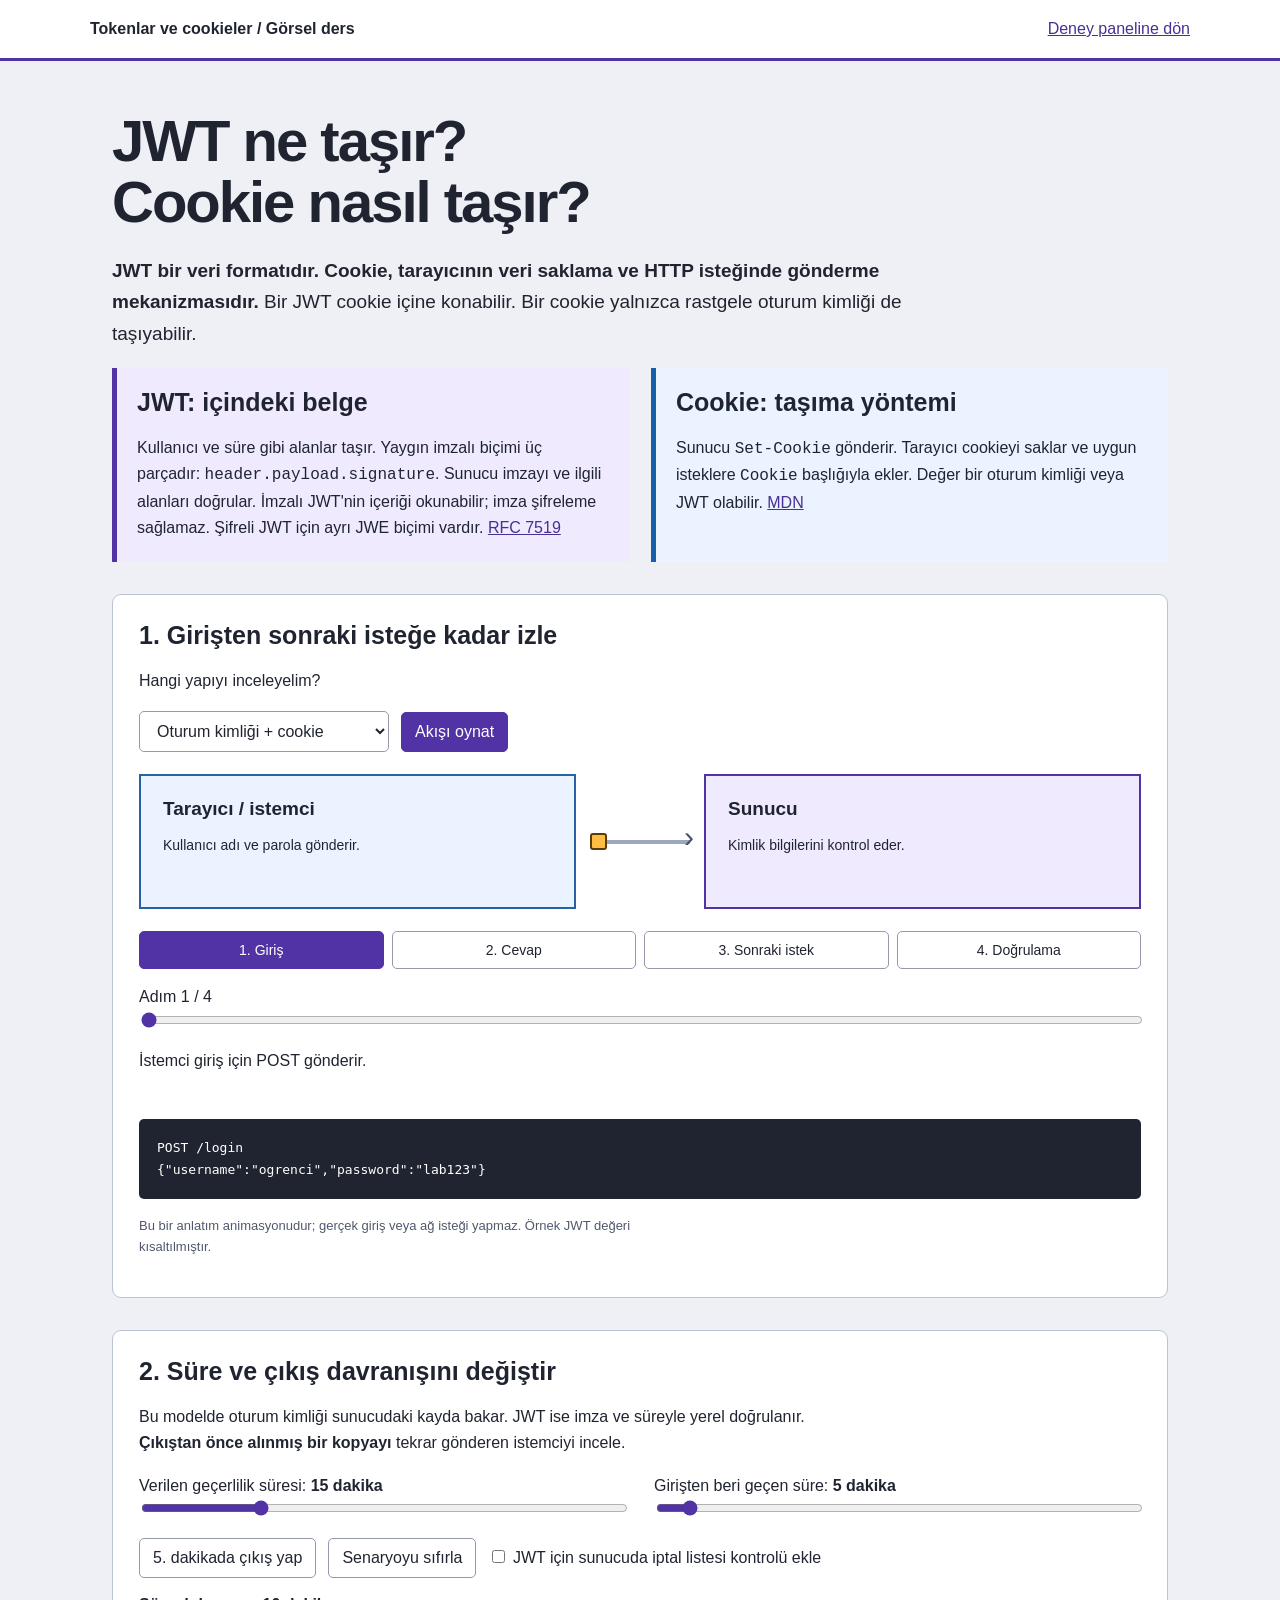
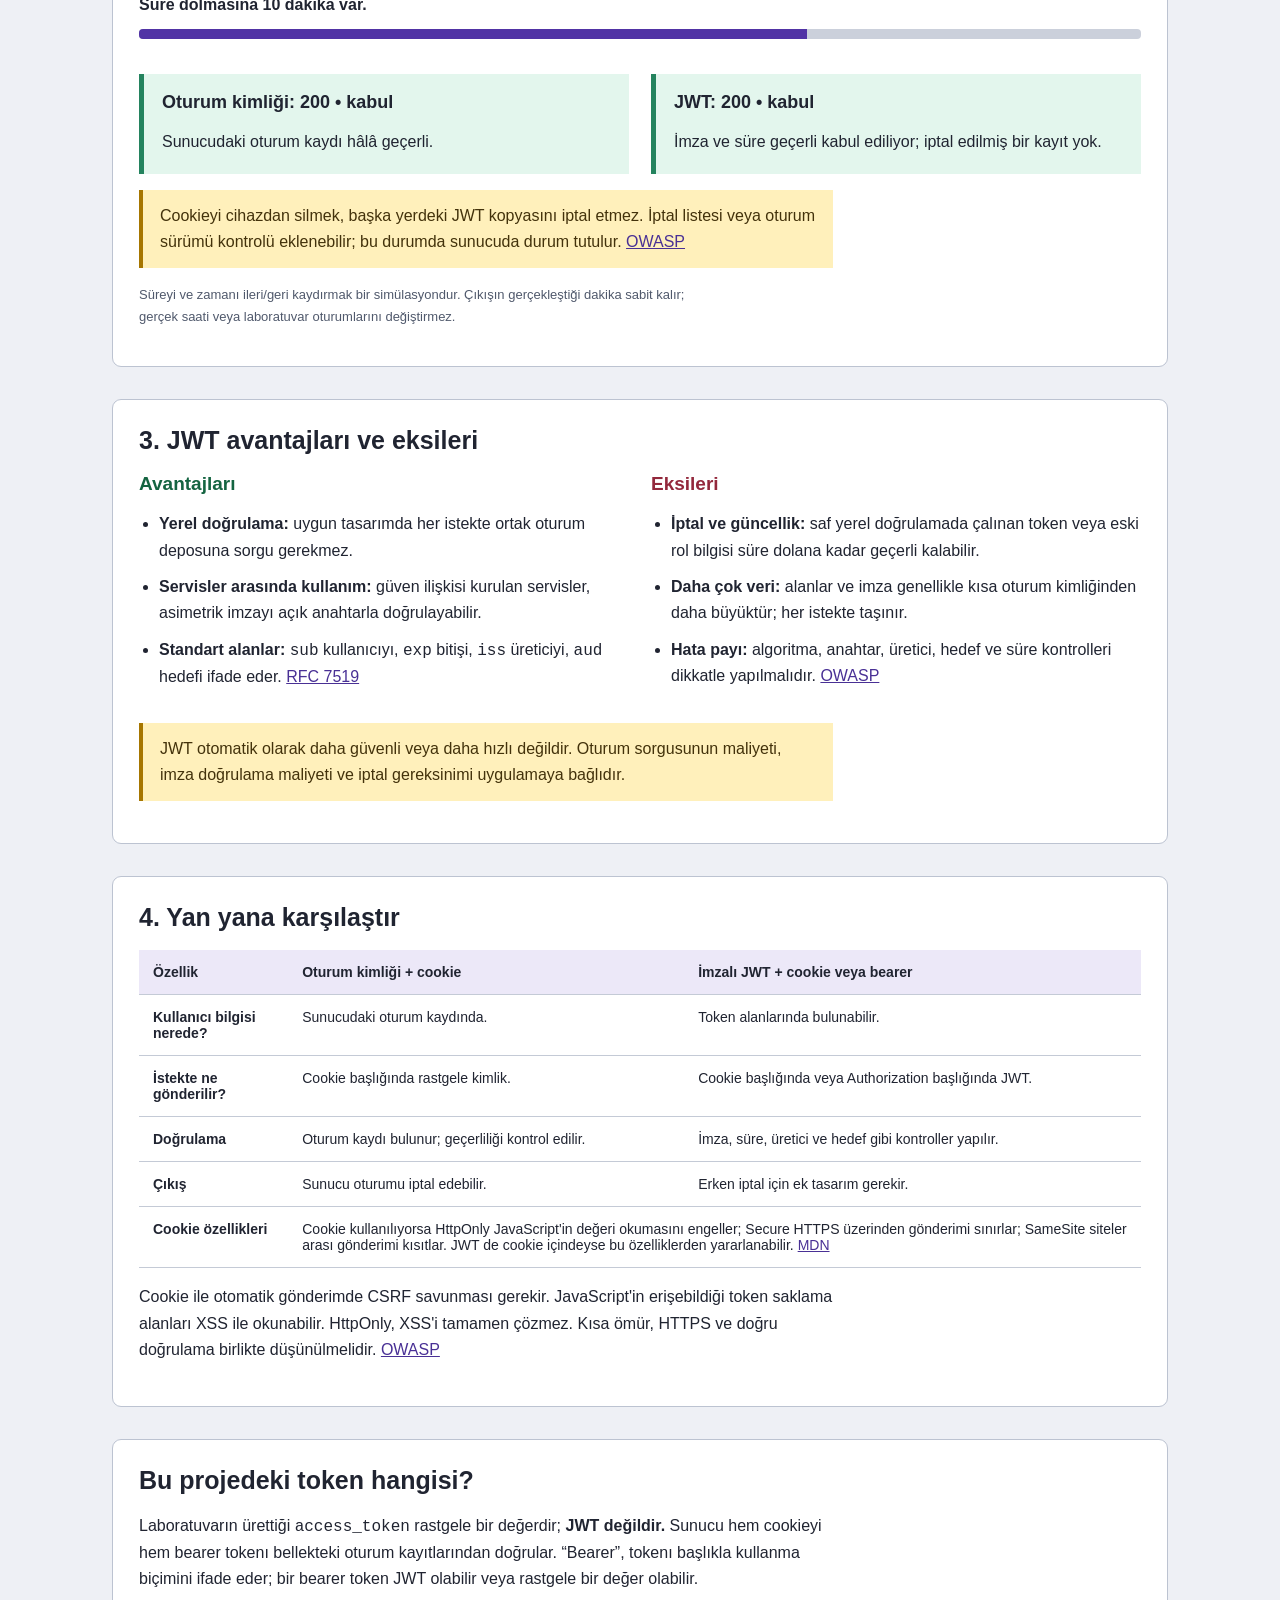
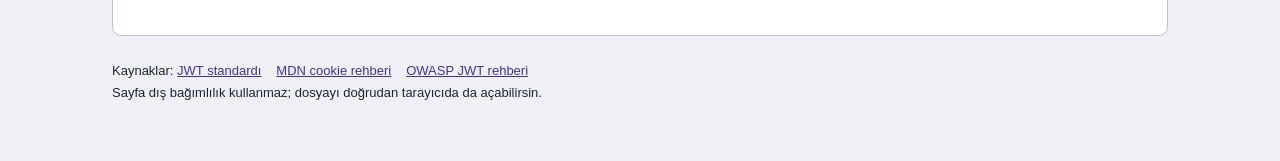
<file: jwt-cookie.html>
<!doctype html>
<html lang="tr">
<head>
<meta charset="utf-8"><meta name="viewport" content="width=device-width, initial-scale=1">
<title>JWT ve cookie • Etkileşimli ders</title>
<style>
:root{font-family:"Trebuchet MS",Verdana,sans-serif;color:#202431;background:#eef0f5;--purple:#5133a5;--blue:#165eaa;--orange:#915600}*{box-sizing:border-box}body{margin:0}header{padding:20px max(22px,calc((100vw - 1100px)/2));background:#fff;border-bottom:3px solid var(--purple);display:flex;justify-content:space-between;align-items:center;gap:20px}a{color:#493095}main{max-width:1100px;padding:35px 22px 60px;margin:auto}h1{font-size:clamp(34px,6vw,58px);letter-spacing:-2px;line-height:1.06;margin:14px 0 22px}h2{font-size:25px;margin:0 0 18px}h3{font-size:19px;margin:0 0 10px}p,li{line-height:1.65}p{max-width:78ch}section{margin-top:32px;padding:26px;background:#fff;border:1px solid #bcc3d1;border-radius:9px}.lead{font-size:19px}.pair{display:grid;grid-template-columns:1fr 1fr;gap:22px}.concept{padding:20px;border-left:5px solid var(--blue);background:#eaf3ff}.concept.jwt{border-color:var(--purple);background:#f0eaff}.concept p{margin-bottom:0}.note{padding:13px 17px;background:#fff0bb;border-left:4px solid #a67600;color:#43320b}.controls{display:flex;gap:12px;align-items:center;flex-wrap:wrap;margin:18px 0}button,select{font:inherit;padding:10px 13px;border:1px solid #9499ab;border-radius:5px;color:#202431;background:white}button{cursor:pointer}button:hover{background:#e9e2ff}button.primary{background:var(--purple);color:white;border-color:var(--purple)}button:disabled{opacity:.6;cursor:default}label{line-height:1.6}input[type=range]{width:100%;accent-color:var(--purple);cursor:pointer}input[type=checkbox]{accent-color:var(--purple)}.flow{display:grid;grid-template-columns:1fr 100px 1fr;gap:14px;align-items:center;margin:22px 0}.node{padding:22px;background:#eaf3ff;border:2px solid #2762a5;min-height:135px}.node.server{background:#f0eaff;border-color:var(--purple)}.node p{font-size:14px;margin-bottom:0}.rail{height:4px;position:relative;background:#9da6bb}.rail:after{content:'›';position:absolute;right:-4px;top:-20px;font-size:30px;color:#485266}.packet{width:17px;height:17px;position:absolute;top:-7px;left:0;background:#ffbd42;border:2px solid #593d08;border-radius:3px}.flow.animate .packet{animation:travel 1.1s ease-in-out}.flow.reverse .packet{animation-direction:reverse}@keyframes travel{from{left:0}to{left:calc(100% - 17px)}}.stepper{display:grid;grid-template-columns:repeat(4,1fr);gap:8px;margin:15px 0}.stepper button{font-size:14px}.stepper .active{background:var(--purple);color:white;border-color:var(--purple)}pre{white-space:pre-wrap;overflow-wrap:anywhere;font:13px/1.7 "DejaVu Sans Mono",Consolas,monospace;background:#202431;color:#fff;padding:18px;border-radius:5px;margin:16px 0}#stepText{min-height:55px}.sliders{display:grid;grid-template-columns:1fr 1fr;gap:28px}.result{padding:18px;margin-top:20px;border-left:5px solid #24835e;background:#e3f6ed}.result.bad{border-color:#b0233d;background:#ffedf0;color:#711b2c}.result strong{font-size:18px}.result p{margin-bottom:0}.bar{height:10px;background:#cbd0db;border-radius:4px;overflow:hidden;margin:15px 0}.bar span{display:block;background:#5133a5;height:100%;width:100%;transition:width .2s}table{border-collapse:collapse;width:100%;font-size:14px}th,td{padding:14px;text-align:left;border-bottom:1px solid #c4cad6;vertical-align:top}th{background:#ece8f8}td:first-child{font-weight:bold}ul{padding-left:20px}li{margin:10px 0}.pros h3{color:#146441}.cons h3{color:#93283c}.table-wrap{overflow:auto}footer{font-size:13px;line-height:1.7;margin-top:24px}footer a{margin-right:15px}:focus-visible{outline:3px solid #b47900;outline-offset:4px}.small{font-size:13px;color:#50596c}code{font-family:Consolas,monospace}#timelineLabel{font-weight:bold;display:block;margin-top:10px}@media(max-width:680px){.pair,.sliders{grid-template-columns:1fr}section{padding:18px}.flow{grid-template-columns:1fr 45px 1fr;gap:8px}.node{padding:12px;min-height:170px}.stepper{grid-template-columns:1fr 1fr}header{align-items:flex-start;font-size:14px}.controls select{width:100%}}@media(prefers-reduced-motion:reduce){.flow.animate .packet{animation:none}.bar span{transition:none}}
</style>
</head>
<body>
<header><strong>Tokenlar ve cookieler / Görsel ders</strong><a href="/">Deney paneline dön</a></header>
<main>
<h1>JWT ne taşır?<br>Cookie nasıl taşır?</h1>
<p class="lead"><strong>JWT bir veri formatıdır. Cookie, tarayıcının veri saklama ve HTTP isteğinde gönderme mekanizmasıdır.</strong> Bir JWT cookie içine konabilir. Bir cookie yalnızca rastgele oturum kimliği de taşıyabilir.</p>
<div class="pair">
<div class="concept jwt"><h2>JWT: içindeki belge</h2><p>Kullanıcı ve süre gibi alanlar taşır. Yaygın imzalı biçimi üç parçadır: <code>header.payload.signature</code>. Sunucu imzayı ve ilgili alanları doğrular. İmzalı JWT'nin içeriği okunabilir; imza şifreleme sağlamaz. Şifreli JWT için ayrı JWE biçimi vardır. <a href="https://www.rfc-editor.org/rfc/rfc7519">RFC 7519</a></p></div>
<div class="concept"><h2>Cookie: taşıma yöntemi</h2><p>Sunucu <code>Set-Cookie</code> gönderir. Tarayıcı cookieyi saklar ve uygun isteklere <code>Cookie</code> başlığıyla ekler. Değer bir oturum kimliği veya JWT olabilir. <a href="https://developer.mozilla.org/en-US/docs/Web/HTTP/Guides/Cookies">MDN</a></p></div>
</div>
<section>
<h2>1. Girişten sonraki isteğe kadar izle</h2>
<label for="architecture">Hangi yapıyı inceleyelim?</label>
<div class="controls"><select id="architecture"><option value="session">Oturum kimliği + cookie</option><option value="jwtCookie">JWT + cookie</option><option value="jwtBearer">JWT + Authorization: Bearer</option></select><button id="play" class="primary">Akışı oynat</button></div>
<div class="flow" id="flow"><div class="node"><h3>Tarayıcı / istemci</h3><p id="clientText"></p></div><div class="rail"><span class="packet"></span></div><div class="node server"><h3>Sunucu</h3><p id="serverText"></p></div></div>
<div class="stepper" id="steps"><button data-step="0">1. Giriş</button><button data-step="1">2. Cevap</button><button data-step="2">3. Sonraki istek</button><button data-step="3">4. Doğrulama</button></div>
<label id="stepLabel" for="stepSlider">Adım 1 / 4</label><input id="stepSlider" type="range" min="0" max="3" value="0" step="1">
<p id="stepText" aria-live="polite"></p><pre id="wire"></pre>
<p class="small">Bu bir anlatım animasyonudur; gerçek giriş veya ağ isteği yapmaz. Örnek JWT değeri kısaltılmıştır.</p>
</section>
<section>
<h2>2. Süre ve çıkış davranışını değiştir</h2>
<p>Bu modelde oturum kimliği sunucudaki kayda bakar. JWT ise imza ve süreyle yerel doğrulanır. <strong>Çıkıştan önce alınmış bir kopyayı</strong> tekrar gönderen istemciyi incele.</p>
<div class="sliders"><div><label for="lifetime">Verilen geçerlilik süresi: <strong id="lifeValue">15 dakika</strong></label><input type="range" id="lifetime" min="1" max="60" value="15"></div><div><label for="elapsed">Girişten beri geçen süre: <strong id="timeValue">5 dakika</strong></label><input type="range" id="elapsed" min="0" max="90" value="5"></div></div>
<div class="controls"><button id="logoutSim">5. dakikada çıkış yap</button><button id="resetSim">Senaryoyu sıfırla</button><label><input id="denylist" type="checkbox"> JWT için sunucuda iptal listesi kontrolü ekle</label></div>
<span id="timelineLabel"></span><div class="bar"><span id="remaining"></span></div>
<div class="pair"><div class="result" id="sessionResult" role="status"></div><div class="result" id="jwtResult" role="status"></div></div>
<p class="note">Cookieyi cihazdan silmek, başka yerdeki JWT kopyasını iptal etmez. İptal listesi veya oturum sürümü kontrolü eklenebilir; bu durumda sunucuda durum tutulur. <a href="https://cheatsheetseries.owasp.org/cheatsheets/JSON_Web_Token_Cheat_Sheet.html">OWASP</a></p>
<p class="small">Süreyi ve zamanı ileri/geri kaydırmak bir simülasyondur. Çıkışın gerçekleştiği dakika sabit kalır; gerçek saati veya laboratuvar oturumlarını değiştirmez.</p>
</section>
<section>
<h2>3. JWT avantajları ve eksileri</h2>
<div class="pair"><div class="pros"><h3>Avantajları</h3><ul><li><strong>Yerel doğrulama:</strong> uygun tasarımda her istekte ortak oturum deposuna sorgu gerekmez.</li><li><strong>Servisler arasında kullanım:</strong> güven ilişkisi kurulan servisler, asimetrik imzayı açık anahtarla doğrulayabilir.</li><li><strong>Standart alanlar:</strong> <code>sub</code> kullanıcıyı, <code>exp</code> bitişi, <code>iss</code> üreticiyi, <code>aud</code> hedefi ifade eder. <a href="https://www.rfc-editor.org/rfc/rfc7519">RFC 7519</a></li></ul></div>
<div class="cons"><h3>Eksileri</h3><ul><li><strong>İptal ve güncellik:</strong> saf yerel doğrulamada çalınan token veya eski rol bilgisi süre dolana kadar geçerli kalabilir.</li><li><strong>Daha çok veri:</strong> alanlar ve imza genellikle kısa oturum kimliğinden daha büyüktür; her istekte taşınır.</li><li><strong>Hata payı:</strong> algoritma, anahtar, üretici, hedef ve süre kontrolleri dikkatle yapılmalıdır. <a href="https://cheatsheetseries.owasp.org/cheatsheets/JSON_Web_Token_Cheat_Sheet.html">OWASP</a></li></ul></div></div>
<p class="note">JWT otomatik olarak daha güvenli veya daha hızlı değildir. Oturum sorgusunun maliyeti, imza doğrulama maliyeti ve iptal gereksinimi uygulamaya bağlıdır.</p>
</section>
<section>
<h2>4. Yan yana karşılaştır</h2><div class="table-wrap"><table><thead><tr><th>Özellik</th><th>Oturum kimliği + cookie</th><th>İmzalı JWT + cookie veya bearer</th></tr></thead><tbody>
<tr><td>Kullanıcı bilgisi nerede?</td><td>Sunucudaki oturum kaydında.</td><td>Token alanlarında bulunabilir.</td></tr>
<tr><td>İstekte ne gönderilir?</td><td>Cookie başlığında rastgele kimlik.</td><td>Cookie başlığında veya Authorization başlığında JWT.</td></tr>
<tr><td>Doğrulama</td><td>Oturum kaydı bulunur; geçerliliği kontrol edilir.</td><td>İmza, süre, üretici ve hedef gibi kontroller yapılır.</td></tr>
<tr><td>Çıkış</td><td>Sunucu oturumu iptal edebilir.</td><td>Erken iptal için ek tasarım gerekir.</td></tr>
<tr><td>Cookie özellikleri</td><td colspan="2">Cookie kullanılıyorsa HttpOnly JavaScript'in değeri okumasını engeller; Secure HTTPS üzerinden gönderimi sınırlar; SameSite siteler arası gönderimi kısıtlar. JWT de cookie içindeyse bu özelliklerden yararlanabilir. <a href="https://developer.mozilla.org/en-US/docs/Web/HTTP/Guides/Cookies">MDN</a></td></tr>
</tbody></table></div>
<p>Cookie ile otomatik gönderimde CSRF savunması gerekir. JavaScript'in erişebildiği token saklama alanları XSS ile okunabilir. HttpOnly, XSS'i tamamen çözmez. Kısa ömür, HTTPS ve doğru doğrulama birlikte düşünülmelidir. <a href="https://cheatsheetseries.owasp.org/cheatsheets/JSON_Web_Token_Cheat_Sheet.html">OWASP</a></p>
</section>
<section><h2>Bu projedeki token hangisi?</h2><p>Laboratuvarın ürettiği <code>access_token</code> rastgele bir değerdir; <strong>JWT değildir.</strong> Sunucu hem cookieyi hem bearer tokenı bellekteki oturum kayıtlarından doğrular. “Bearer”, tokenı başlıkla kullanma biçimini ifade eder; bir bearer token JWT olabilir veya rastgele bir değer olabilir.</p></section>
<footer>Kaynaklar: <a href="https://www.rfc-editor.org/rfc/rfc7519">JWT standardı</a><a href="https://developer.mozilla.org/en-US/docs/Web/HTTP/Guides/Cookies">MDN cookie rehberi</a><a href="https://cheatsheetseries.owasp.org/cheatsheets/JSON_Web_Token_Cheat_Sheet.html">OWASP JWT rehberi</a><br>Sayfa dış bağımlılık kullanmaz; dosyayı doğrudan tarayıcıda da açabilirsin.</footer>
</main>
<script>
const $ = id => document.getElementById(id);
const models = {
 session: [
  ['Kullanıcı adı ve parola gönderir.','Kimlik bilgilerini kontrol eder.','İstemci giriş için POST gönderir.','POST /login\n{"username":"ogrenci","password":"lab123"}'],
  ['Oturum cookie değerini saklar.','Rastgele kimlik üretir; kullanıcıyı oturum deposuna kaydeder.','Sunucu kaydı: s_42 → ogrenci. Cookie yalnızca s_42 kimliğini taşır.','Set-Cookie: session=s_42; HttpOnly; Secure; SameSite=Lax'],
  ['Uygun isteğe cookieyi otomatik ekler.','Cookie içindeki oturum kimliğini alır.','Tarayıcı eşleşen alan adı, yol ve cookie kurallarına göre değeri gönderir.','GET /protected\nCookie: session=s_42'],
  ['Sunucunun cevabını alır.','s_42 kaydını bulur, süre ve iptal durumuna bakar.','Kimliğin kendisi kullanıcı bilgisini içermez. Kayıt yoksa erişim reddedilir.','Oturum deposu: s_42 → {user: "ogrenci", active: true}\nSonuç: HTTP 200']
 ],
 jwtCookie: [
  ['Kullanıcı adı ve parola gönderir.','Kimlik bilgilerini kontrol eder.','Giriş isteği bu yapıda da sunucuya gönderilir.','POST /login\n{"username":"ogrenci","password":"lab123"}'],
  ['JWT değerini cookie olarak saklar.','Alanları oluşturur ve JWT imzasını üretir.','JWT içeriktir; cookie onun saklanma ve gönderilme yoludur.','Set-Cookie: access=eyJ…eyJ…imza; HttpOnly; Secure; SameSite=Lax'],
  ['Uygun isteğe JWT cookieyi otomatik ekler.','Cookie içinden JWT değerini çıkarır.','Bu yapıda tokenı göndermek için JavaScript cookie değerini okumaz.','GET /protected\nCookie: access=eyJ…eyJ…imza'],
  ['Doğrulama sonucunu alır.','İmzayı ve ilgili alanları kontrol eder.','Örnek modelde kullanıcı bilgisi token içindedir. İptal kontrolü eklenmediyse oturum kaydı sorgulanmaz.','JWT alanları: {sub: "ogrenci", exp: "bitiş zamanı"}\nİmza ve ilgili alanlar geçerli → HTTP 200']
 ],
 jwtBearer: [
  ['Kullanıcı adı ve parola gönderir.','Kimlik bilgilerini kontrol eder.','Giriş isteği gönderilir. Bearer kelimesi henüz tokenın biçimini belirlemez.','POST /login\n{"username":"ogrenci","password":"lab123"}'],
  ['Uygulama cevap içindeki tokenı alır.','İmzalı JWT değerini JSON cevabında döndürür.','Bu örnekte token uygulama belleğinde tutulur; sayfa yenilenince kaybolabilir.','HTTP 200\n{"access_token":"eyJ…eyJ…imza", "token_type":"Bearer"}'],
  ['Uygulama tokenı Authorization başlığına ekler.','Bearer başlığından JWT değerini çıkarır.','Tarayıcı bu başlığı cookie gibi otomatik eklemez; uygulama kodu ayarlar.','GET /protected\nAuthorization: Bearer eyJ…eyJ…imza'],
  ['Doğrulama sonucunu alır.','İmzayı ve ilgili alanları kontrol eder.','Taşıma biçimi değişse de JWT doğrulama gereksinimi aynıdır.','İmza + exp + iss + aud kontrolleri\nİlgili kontroller geçerli → HTTP 200']
 ]
};
let step = 0, timer = null, logoutAt = null;
function stop() { clearInterval(timer); timer = null; $('play').textContent = 'Akışı oynat'; }
function renderFlow(animate = true) {
 const data = models[$('architecture').value][step];
 $('clientText').textContent = data[0]; $('serverText').textContent = data[1];
 $('stepText').textContent = data[2]; $('wire').textContent = data[3];
 $('stepSlider').value = step; $('stepLabel').textContent = `Adım ${step + 1} / 4`;
 document.querySelectorAll('[data-step]').forEach(button => {
  button.classList.toggle('active', Number(button.dataset.step) === step);
  button.setAttribute('aria-pressed', String(Number(button.dataset.step) === step));
 });
 $('flow').classList.remove('animate', 'reverse');
 if (animate) { void $('flow').offsetWidth; $('flow').classList.toggle('reverse', step === 1 || step === 3); $('flow').classList.add('animate'); }
}
$('architecture').addEventListener('change', () => { stop(); step = 0; renderFlow(); });
$('stepSlider').addEventListener('input', event => { stop(); step = Number(event.target.value); renderFlow(); });
document.querySelectorAll('[data-step]').forEach(button => button.addEventListener('click', () => { stop(); step = Number(button.dataset.step); renderFlow(); }));
$('play').addEventListener('click', () => {
 if (timer) { stop(); return; }
 step = 0; renderFlow(); $('play').textContent = 'Animasyonu durdur';
 timer = setInterval(() => { step++; renderFlow(); if (step === 3) stop(); }, 1700);
});
function result(id, allowed, message) {
 const box = $(id); box.classList.toggle('bad', !allowed); box.replaceChildren();
 const title = document.createElement('strong'); title.textContent = `${id === 'sessionResult' ? 'Oturum kimliği' : 'JWT'}: ${allowed ? '200 • kabul' : '401 • ret'}`;
 const p = document.createElement('p'); p.textContent = message; box.append(title, p);
}
function renderTime() {
 const life = Number($('lifetime').value), elapsed = Number($('elapsed').value);
 const expired = elapsed >= life, loggedOut = logoutAt !== null && elapsed >= logoutAt;
 const revokedJWT = loggedOut && $('denylist').checked;
 $('lifeValue').textContent = `${life} dakika`; $('timeValue').textContent = `${elapsed} dakika`;
 $('logoutSim').textContent = logoutAt === null ? `${elapsed}. dakikada çıkış yap` : `Çıkış zamanı: ${logoutAt}. dakika`;
 $('logoutSim').disabled = logoutAt !== null;
 $('remaining').style.width = `${Math.max(0, 100 * (life - elapsed) / life)}%`;
 $('timelineLabel').textContent = expired ? 'Geçerlilik süresi doldu.' : `Süre dolmasına ${life - elapsed} dakika var.`;
 result('sessionResult', !expired && !loggedOut, expired ? 'Sunucudaki oturumun süresi doldu.' : loggedOut ? 'Çıkış sırasında sunucudaki kayıt iptal edildi. Eski kimlik artık kullanılamaz.' : 'Sunucudaki oturum kaydı hâlâ geçerli.');
 result('jwtResult', !expired && !revokedJWT, expired ? 'exp süresi doldu; doğru imza tek başına yeterli değil.' : revokedJWT ? 'Süre devam etse de sunucu iptal listesinde tokenı buldu.' : loggedOut ? 'Çıkış yapıldı ama iptal kontrolü yok. Önceden alınmış JWT kopyası süre dolana kadar kabul edilir.' : 'İmza ve süre geçerli kabul ediliyor; iptal edilmiş bir kayıt yok.');
}
['lifetime','elapsed','denylist'].forEach(id => $(id).addEventListener('input', renderTime));
$('logoutSim').addEventListener('click', () => { logoutAt = Number($('elapsed').value); renderTime(); });
$('resetSim').addEventListener('click', () => { logoutAt = null; $('lifetime').value = 15; $('elapsed').value = 5; $('denylist').checked = false; renderTime(); });
renderFlow(false); renderTime();
</script>
</body>
</html>
</file>
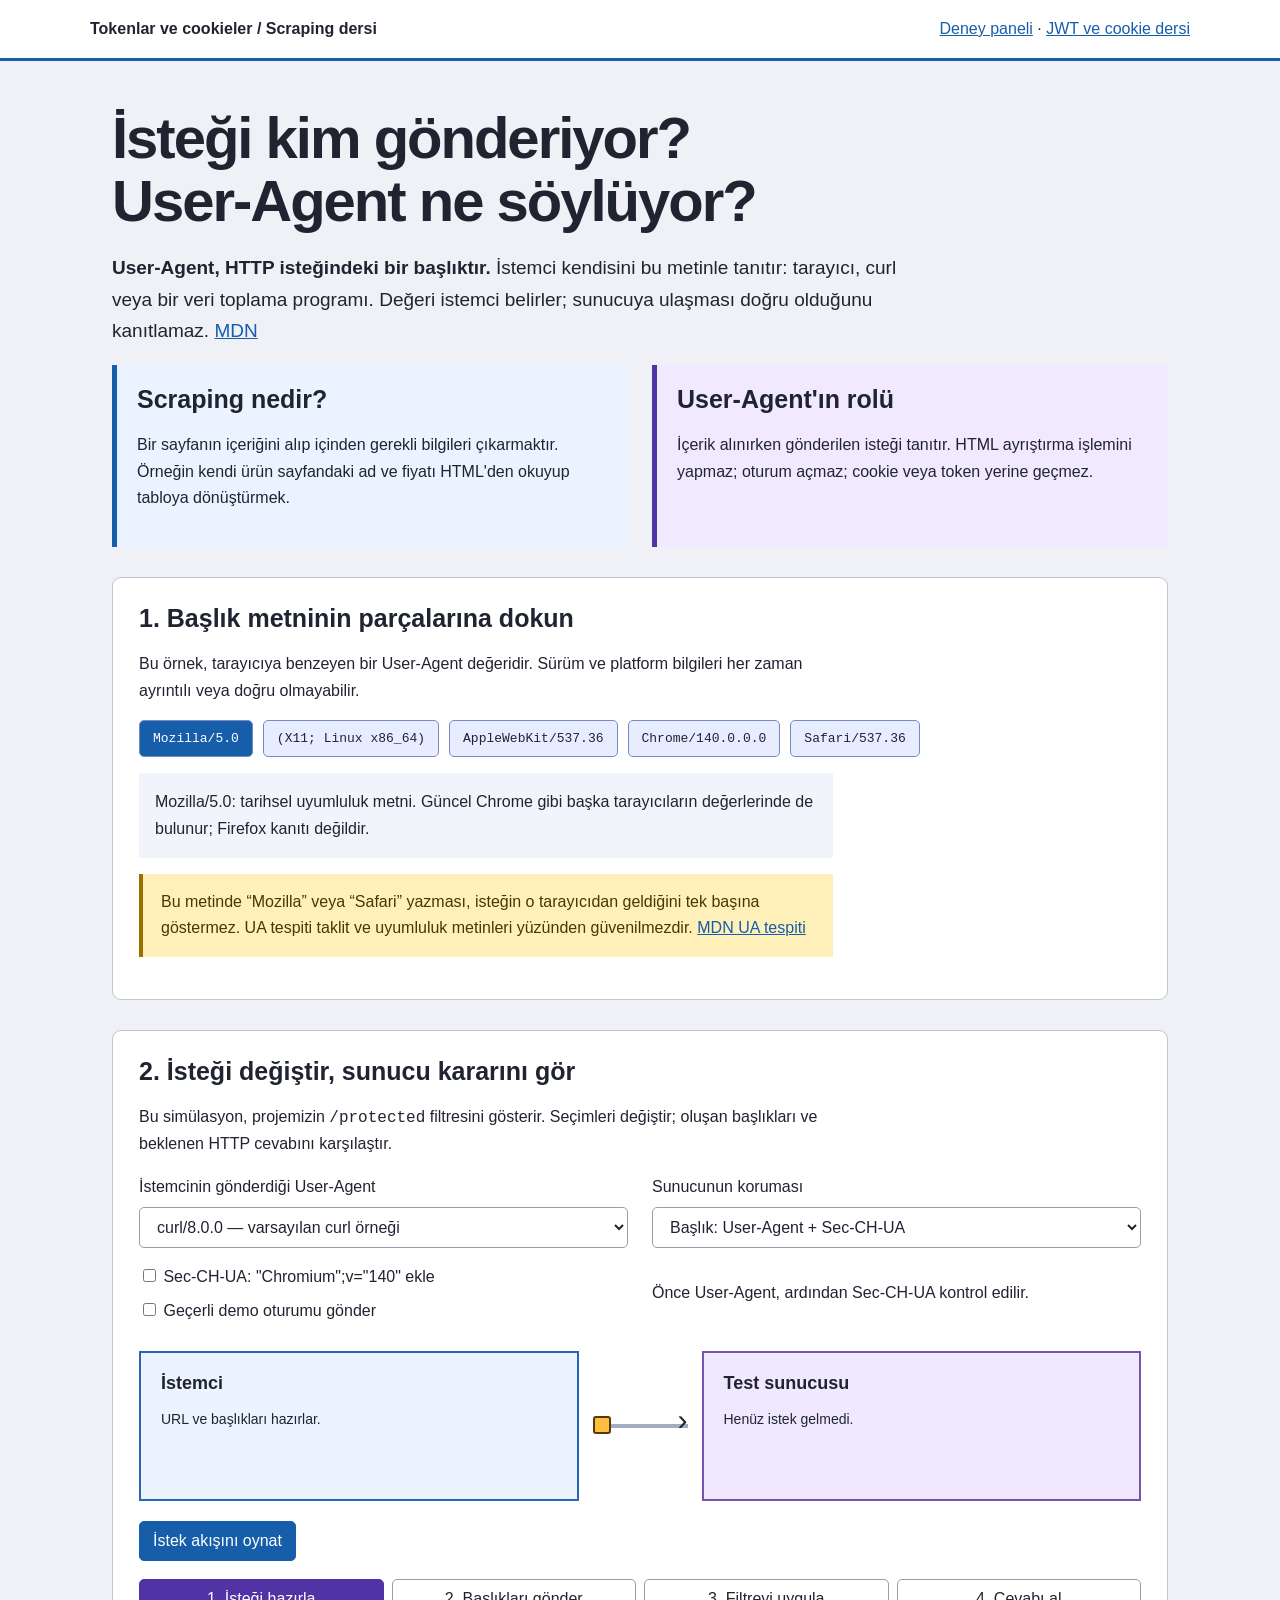
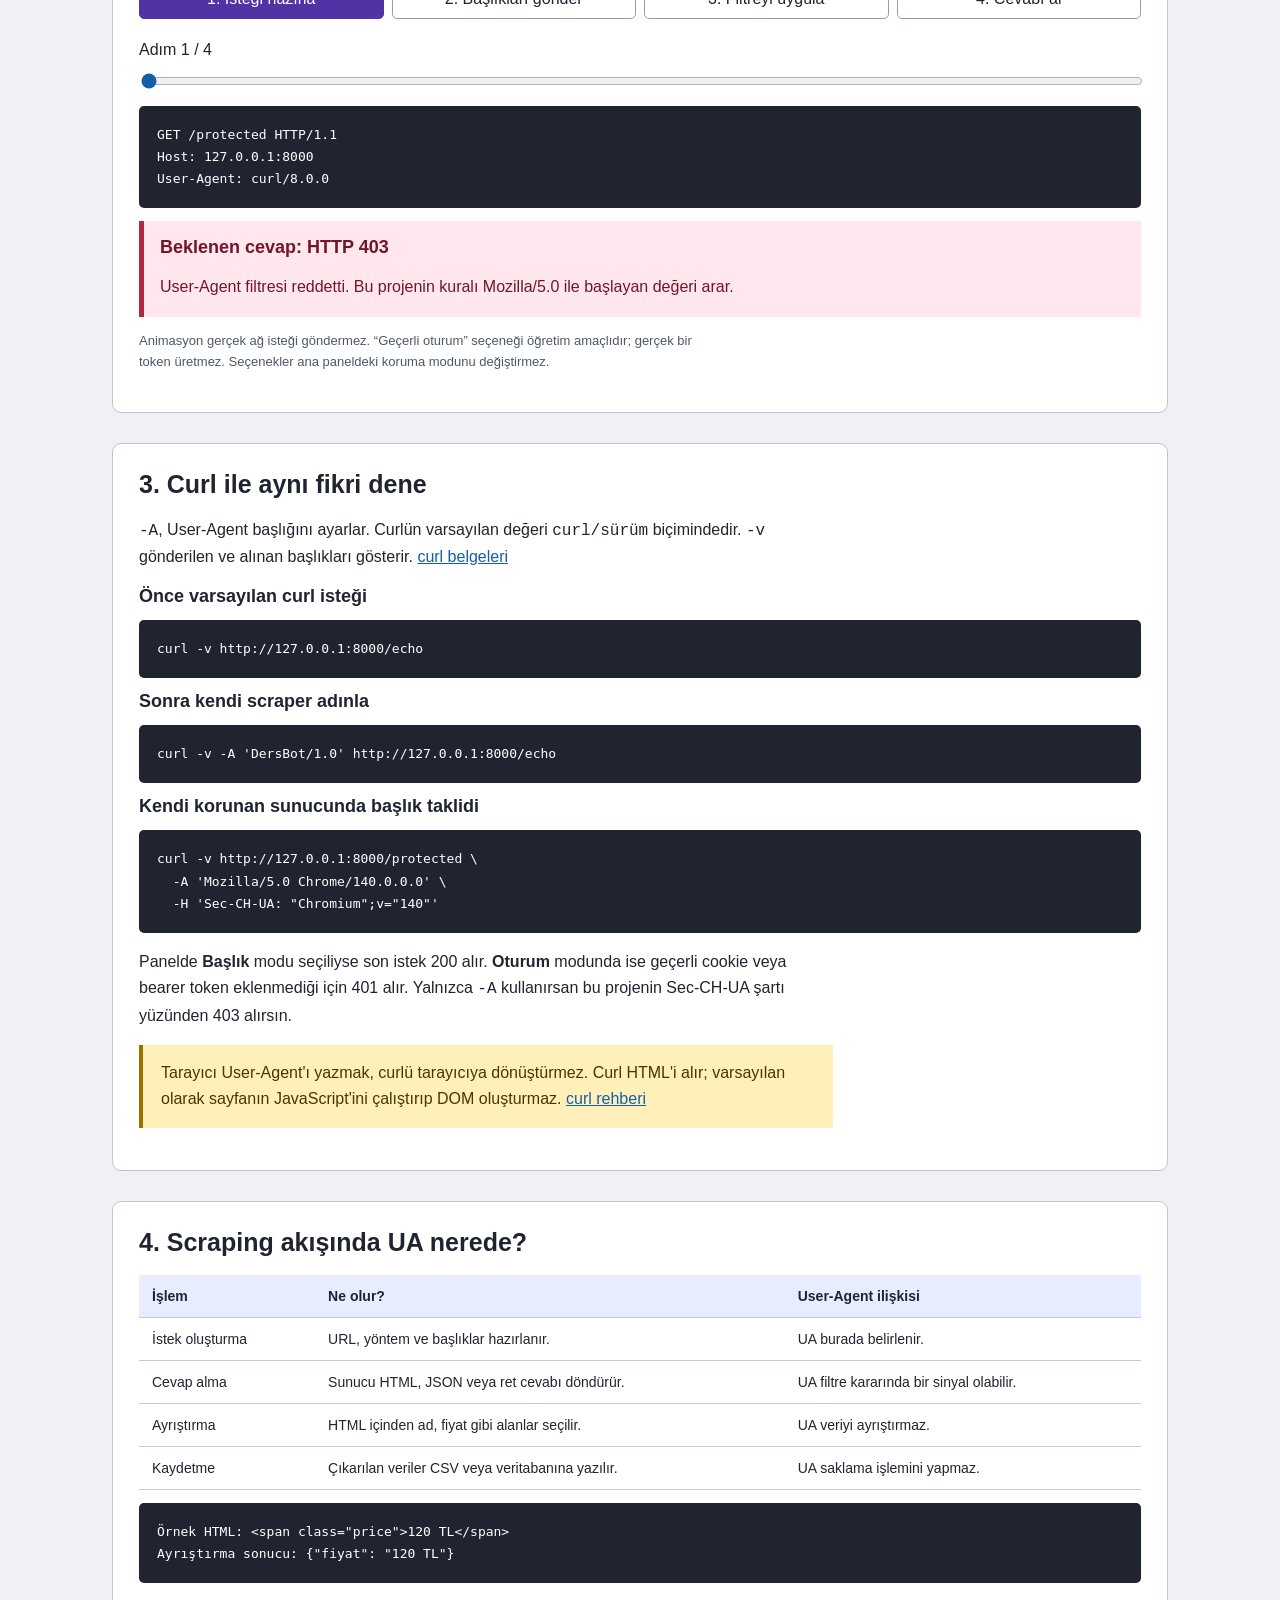
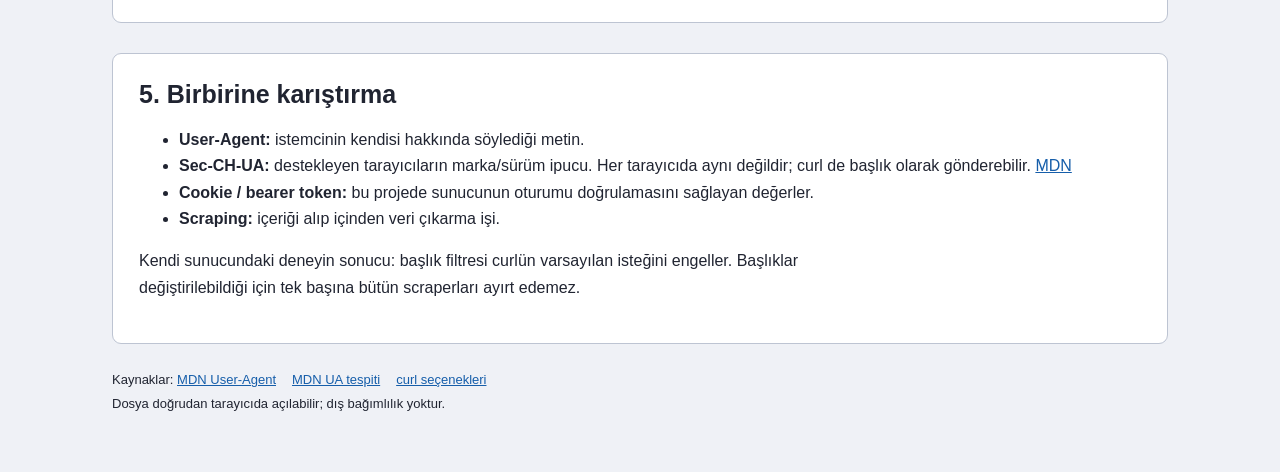
<file: scraping-user-agent.html>
<!doctype html>
<html lang="tr">
<head>
<meta charset="utf-8"><meta name="viewport" content="width=device-width,initial-scale=1">
<title>Scraping ve User-Agent • Etkileşimli ders</title>
<style>
:root{font-family:"Trebuchet MS",Verdana,sans-serif;background:#eff1f6;color:#202431;--blue:#165eaa;--purple:#5133a5}*{box-sizing:border-box}body{margin:0}header{background:#fff;border-bottom:3px solid var(--blue);padding:20px max(22px,calc((100vw - 1100px)/2));display:flex;justify-content:space-between;gap:16px}a{color:#165eaa}main{max-width:1100px;margin:auto;padding:36px 22px 60px}h1{font-size:clamp(34px,6vw,58px);line-height:1.08;letter-spacing:-2px;margin:10px 0 20px}h2{font-size:25px;margin:0 0 18px}h3{font-size:18px;margin:0 0 12px}p,li{line-height:1.65}p{max-width:78ch}.lead{font-size:19px}section{margin-top:30px;background:#fff;border:1px solid #bdc4d2;border-radius:9px;padding:26px}.pair{display:grid;grid-template-columns:1fr 1fr;gap:24px}.concept{padding:20px;border-left:5px solid var(--blue);background:#eaf3ff}.concept:last-child{background:#f1eaff;border-color:var(--purple)}.note{padding:15px 18px;background:#fff0ba;border-left:4px solid #9b7100;color:#493600}button,select{font:inherit;padding:10px 13px;border:1px solid #969eae;border-radius:5px;color:#202431;background:#fff}button{cursor:pointer}button:hover{background:#e3eaff}button.primary{background:#165eaa;color:#fff;border-color:#165eaa}label{display:block;line-height:1.6;margin-bottom:8px}select{width:100%;margin:0 0 16px}input[type=range]{width:100%;accent-color:var(--blue)}input[type=checkbox]{accent-color:var(--purple)}pre{white-space:pre-wrap;overflow-wrap:anywhere;background:#202431;color:#fff;padding:18px;font:13px/1.7 "DejaVu Sans Mono",Consolas,monospace;border-radius:5px}code{font-family:Consolas,monospace}.parts{display:flex;flex-wrap:wrap;gap:10px}.parts button{font-family:Consolas,monospace;font-size:13px;background:#e7edff;border-color:#778ac7}.parts button.active{background:#165eaa;color:#fff}#partText{min-height:75px;padding:16px;background:#f1f4fb}.flow{display:grid;grid-template-columns:1fr 95px 1fr;align-items:center;gap:14px;margin:20px 0}.node{border:2px solid #2867ae;background:#eaf3ff;padding:20px;min-height:150px}.node.server{background:#efe8ff;border-color:#7652b1}.node p{font-size:14px;margin-bottom:0}.rail{background:#a2adbf;height:4px;position:relative}.rail:after{content:'›';position:absolute;right:0;top:-21px;font-size:30px}.packet{position:absolute;top:-8px;width:18px;height:18px;left:0;background:#ffbd42;border:2px solid #553a05;border-radius:3px}.animate .packet{animation:travel 1s ease-in-out}.reverse .packet{animation-direction:reverse}@keyframes travel{from{left:0}to{left:calc(100% - 18px)}}.controls{display:flex;align-items:center;gap:12px;flex-wrap:wrap;margin:14px 0}.result{background:#dff5e9;border-left:5px solid #238153;padding:16px}.result.bad{background:#ffe7ed;border-color:#af2944;color:#72152b}.result strong{font-size:18px}.result p{margin-bottom:0}.steps{display:grid;grid-template-columns:repeat(4,1fr);gap:8px;margin:18px 0}.steps button.active{background:#5133a5;color:#fff;border-color:#5133a5}.caption{font-size:13px;color:#4e586a}table{width:100%;border-collapse:collapse;font-size:14px}th,td{text-align:left;vertical-align:top;padding:13px;border-bottom:1px solid #c5cbda}th{background:#e7edff}.table-wrap{overflow:auto}footer{font-size:13px;line-height:1.8;margin-top:24px}footer a{margin-right:16px}:focus-visible{outline:3px solid #a66c00;outline-offset:4px}@media(max-width:680px){.pair{grid-template-columns:1fr}section{padding:18px}.flow{grid-template-columns:1fr 40px 1fr;gap:8px}.node{padding:12px;min-height:175px}.steps{grid-template-columns:1fr 1fr}header{font-size:14px;flex-wrap:wrap}}@media(prefers-reduced-motion:reduce){.animate .packet{animation:none}}
</style>
</head>
<body>
<header><strong>Tokenlar ve cookieler / Scraping dersi</strong><nav><a href="/">Deney paneli</a> · <a href="jwt-cookie.html">JWT ve cookie dersi</a></nav></header>
<main>
<h1>İsteği kim gönderiyor?<br>User-Agent ne söylüyor?</h1>
<p class="lead"><strong>User-Agent, HTTP isteğindeki bir başlıktır.</strong> İstemci kendisini bu metinle tanıtır: tarayıcı, curl veya bir veri toplama programı. Değeri istemci belirler; sunucuya ulaşması doğru olduğunu kanıtlamaz. <a href="https://developer.mozilla.org/en-US/docs/Web/HTTP/Reference/Headers/User-Agent">MDN</a></p>
<div class="pair"><div class="concept"><h2>Scraping nedir?</h2><p>Bir sayfanın içeriğini alıp içinden gerekli bilgileri çıkarmaktır. Örneğin kendi ürün sayfandaki ad ve fiyatı HTML'den okuyup tabloya dönüştürmek.</p></div><div class="concept"><h2>User-Agent'ın rolü</h2><p>İçerik alınırken gönderilen isteği tanıtır. HTML ayrıştırma işlemini yapmaz; oturum açmaz; cookie veya token yerine geçmez.</p></div></div>
<section>
<h2>1. Başlık metninin parçalarına dokun</h2>
<p>Bu örnek, tarayıcıya benzeyen bir User-Agent değeridir. Sürüm ve platform bilgileri her zaman ayrıntılı veya doğru olmayabilir.</p>
<div class="parts" id="parts"><button data-part="0">Mozilla/5.0</button><button data-part="1">(X11; Linux x86_64)</button><button data-part="2">AppleWebKit/537.36</button><button data-part="3">Chrome/140.0.0.0</button><button data-part="4">Safari/537.36</button></div>
<p id="partText" aria-live="polite"></p>
<p class="note">Bu metinde “Mozilla” veya “Safari” yazması, isteğin o tarayıcıdan geldiğini tek başına göstermez. UA tespiti taklit ve uyumluluk metinleri yüzünden güvenilmezdir. <a href="https://developer.mozilla.org/en-US/docs/Web/HTTP/Guides/Browser_detection_using_the_user_agent">MDN UA tespiti</a></p>
</section>
<section>
<h2>2. İsteği değiştir, sunucu kararını gör</h2>
<p>Bu simülasyon, projemizin <code>/protected</code> filtresini gösterir. Seçimleri değiştir; oluşan başlıkları ve beklenen HTTP cevabını karşılaştır.</p>
<div class="pair"><div>
<label for="client">İstemcinin gönderdiği User-Agent</label><select id="client"><option value="curl">curl/8.0.0 — varsayılan curl örneği</option><option value="bot">DersBot/1.0 — kendini tanıtan scraper</option><option value="browser">Mozilla/5.0… — tarayıcıya benzeyen değer</option><option value="empty">Başlık yok</option></select>
<label><input type="checkbox" id="hints"> Sec-CH-UA: "Chromium";v="140" ekle</label>
<label><input type="checkbox" id="session"> Geçerli demo oturumu gönder</label>
</div><div><label for="policy">Sunucunun koruması</label><select id="policy"><option value="open">Açık: başlıklara bakma</option><option value="headers" selected>Başlık: User-Agent + Sec-CH-UA</option><option value="session">Oturum: başlık + geçerli oturum</option></select><p id="policyText"></p></div></div>
<div class="flow" id="flow"><div class="node"><h3>İstemci</h3><p id="clientState"></p></div><div class="rail"><span class="packet"></span></div><div class="node server"><h3>Test sunucusu</h3><p id="serverState"></p></div></div>
<div class="controls"><button id="play" class="primary">İstek akışını oynat</button></div>
<div class="steps"><button data-step="0">1. İsteği hazırla</button><button data-step="1">2. Başlıkları gönder</button><button data-step="2">3. Filtreyi uygula</button><button data-step="3">4. Cevabı al</button></div>
<label id="stepLabel" for="step">Adım 1 / 4</label><input id="step" type="range" min="0" max="3" value="0">
<pre id="request"></pre><div class="result" id="result" role="status"><strong id="status"></strong><p id="reason"></p></div>
<p class="caption">Animasyon gerçek ağ isteği göndermez. “Geçerli oturum” seçeneği öğretim amaçlıdır; gerçek bir token üretmez. Seçenekler ana paneldeki koruma modunu değiştirmez.</p>
</section>
<section>
<h2>3. Curl ile aynı fikri dene</h2>
<p><code>-A</code>, User-Agent başlığını ayarlar. Curlün varsayılan değeri <code>curl/sürüm</code> biçimindedir. <code>-v</code> gönderilen ve alınan başlıkları gösterir. <a href="https://curl.se/docs/manpage.html">curl belgeleri</a></p>
<h3>Önce varsayılan curl isteği</h3><pre>curl -v http://127.0.0.1:8000/echo</pre>
<h3>Sonra kendi scraper adınla</h3><pre>curl -v -A 'DersBot/1.0' http://127.0.0.1:8000/echo</pre>
<h3>Kendi korunan sunucunda başlık taklidi</h3><pre>curl -v http://127.0.0.1:8000/protected \
  -A 'Mozilla/5.0 Chrome/140.0.0.0' \
  -H 'Sec-CH-UA: "Chromium";v="140"'</pre>
<p>Panelde <strong>Başlık</strong> modu seçiliyse son istek 200 alır. <strong>Oturum</strong> modunda ise geçerli cookie veya bearer token eklenmediği için 401 alır. Yalnızca <code>-A</code> kullanırsan bu projenin Sec-CH-UA şartı yüzünden 403 alırsın.</p>
<p class="note">Tarayıcı User-Agent'ı yazmak, curlü tarayıcıya dönüştürmez. Curl HTML'i alır; varsayılan olarak sayfanın JavaScript'ini çalıştırıp DOM oluşturmaz. <a href="https://curl.se/docs/tutorial.html">curl rehberi</a></p>
</section>
<section>
<h2>4. Scraping akışında UA nerede?</h2>
<div class="table-wrap"><table><thead><tr><th>İşlem</th><th>Ne olur?</th><th>User-Agent ilişkisi</th></tr></thead><tbody>
<tr><td>İstek oluşturma</td><td>URL, yöntem ve başlıklar hazırlanır.</td><td>UA burada belirlenir.</td></tr>
<tr><td>Cevap alma</td><td>Sunucu HTML, JSON veya ret cevabı döndürür.</td><td>UA filtre kararında bir sinyal olabilir.</td></tr>
<tr><td>Ayrıştırma</td><td>HTML içinden ad, fiyat gibi alanlar seçilir.</td><td>UA veriyi ayrıştırmaz.</td></tr>
<tr><td>Kaydetme</td><td>Çıkarılan veriler CSV veya veritabanına yazılır.</td><td>UA saklama işlemini yapmaz.</td></tr>
</tbody></table></div>
<pre>Örnek HTML: &lt;span class="price"&gt;120 TL&lt;/span&gt;
Ayrıştırma sonucu: {"fiyat": "120 TL"}</pre>
</section>
<section><h2>5. Birbirine karıştırma</h2><ul>
<li><strong>User-Agent:</strong> istemcinin kendisi hakkında söylediği metin.</li>
<li><strong>Sec-CH-UA:</strong> destekleyen tarayıcıların marka/sürüm ipucu. Her tarayıcıda aynı değildir; curl de başlık olarak gönderebilir. <a href="https://developer.mozilla.org/en-US/docs/Web/HTTP/Reference/Headers/Sec-CH-UA">MDN</a></li>
<li><strong>Cookie / bearer token:</strong> bu projede sunucunun oturumu doğrulamasını sağlayan değerler.</li>
<li><strong>Scraping:</strong> içeriği alıp içinden veri çıkarma işi.</li>
</ul><p>Kendi sunucundaki deneyin sonucu: başlık filtresi curlün varsayılan isteğini engeller. Başlıklar değiştirilebildiği için tek başına bütün scraperları ayırt edemez.</p></section>
<footer>Kaynaklar: <a href="https://developer.mozilla.org/en-US/docs/Web/HTTP/Reference/Headers/User-Agent">MDN User-Agent</a><a href="https://developer.mozilla.org/en-US/docs/Web/HTTP/Guides/Browser_detection_using_the_user_agent">MDN UA tespiti</a><a href="https://curl.se/docs/manpage.html">curl seçenekleri</a><br>Dosya doğrudan tarayıcıda açılabilir; dış bağımlılık yoktur.</footer>
</main>
<script>
const $ = id => document.getElementById(id);
const UA = {curl:'curl/8.0.0',bot:'DersBot/1.0',browser:'Mozilla/5.0 (X11; Linux x86_64) AppleWebKit/537.36 Chrome/140.0.0.0 Safari/537.36',empty:''};
const partDescriptions = [
 'Mozilla/5.0: tarihsel uyumluluk metni. Güncel Chrome gibi başka tarayıcıların değerlerinde de bulunur; Firefox kanıtı değildir.',
 '(X11; Linux x86_64): bu örnekte platform ve mimari beyanı. İstemci bunu değiştirebilir; bazı tarayıcılar ayrıntıları azaltır.',
 'AppleWebKit/537.36: tarayıcı ailesi/uyumluluk metninin bir parçası. İstemcinin gerçek motorunu güvenilir biçimde kanıtlamaz.',
 'Chrome/140.0.0.0: Chrome benzeri ürün ve sürüm beyanı. Buradaki 140 ders için örnektir; güncel sürüm bilgisi değildir.',
 'Safari/537.36: bu örnekte uyumluluk metni. Chrome değerinde de bulunur; tek başına Safari kullanıldığını göstermez.'
];
document.querySelectorAll('[data-part]').forEach(button => button.addEventListener('click', () => {
 document.querySelectorAll('[data-part]').forEach(item => { const selected = item === button; item.classList.toggle('active', selected); item.setAttribute('aria-pressed', selected); });
 $('partText').textContent = partDescriptions[Number(button.dataset.part)];
}));
let currentStep = 0, timer = null;
function verdict() {
 const policy = $('policy').value, ua = UA[$('client').value];
 if (policy === 'open') return [200,'Koruma kapalı. User-Agent veya oturum kontrol edilmedi.'];
 if (!ua.startsWith('Mozilla/5.0') || ua.toLowerCase().includes('curl/')) return [403,'User-Agent filtresi reddetti. Bu projenin kuralı Mozilla/5.0 ile başlayan değeri arar.'];
 if (!$('hints').checked) return [403,'User-Agent geçti; Chromium/Chrome Sec-CH-UA başlığı eksik.'];
 if (policy === 'session' && !$('session').checked) return [401,'İki başlık da geçti; geçerli oturum bilgisi yok.'];
 return [200,policy === 'session' ? 'Başlıklar ve geçerli oturum kabul edildi.' : 'Taklit edilebilir başlıklar filtreyi geçti; oturum kontrolü yapılmadı.'];
}
function stop() { clearInterval(timer); timer = null; $('play').textContent = 'İstek akışını oynat'; }
function render(animate = true) {
 const ua = UA[$('client').value], [status, reason] = verdict();
 const lines = ['GET /protected HTTP/1.1','Host: 127.0.0.1:8000'];
 if (ua) lines.push(`User-Agent: ${ua}`);
 if ($('hints').checked) lines.push('Sec-CH-UA: "Chromium";v="140"');
 if ($('session').checked) lines.push('Cookie: lab_session=<geçerli-demo-oturumu>');
 $('request').textContent = lines.join('\n');
 $('status').textContent = `Beklenen cevap: HTTP ${status}`; $('reason').textContent = reason;
 $('result').classList.toggle('bad', status >= 400);
 $('policyText').textContent = {open:'İstek her zaman kabul edilir.',headers:'Önce User-Agent, ardından Sec-CH-UA kontrol edilir.',session:'Önce iki başlık kontrol edilir; sonra geçerli oturum aranır.'}[$('policy').value];
 const descriptions = [
  ['URL ve başlıkları hazırlar.','Henüz istek gelmedi.'],
  ['Seçtiğin başlıkları sunucuya gönderir.','İstek başlıklarını alır.'],
  ['Cevabı bekler.','Filtre kararı: ' + reason],
  [`HTTP ${status} cevabını alır.`,status === 200 ? 'Korunan içeriği döndürür.' : 'İsteği reddeder.']
 ];
 $('clientState').textContent = descriptions[currentStep][0]; $('serverState').textContent = descriptions[currentStep][1];
 $('step').value = currentStep; $('stepLabel').textContent = `Adım ${currentStep + 1} / 4`;
 document.querySelectorAll('[data-step]').forEach(button => { const active = Number(button.dataset.step) === currentStep; button.classList.toggle('active', active); button.setAttribute('aria-pressed', active); });
 $('flow').classList.remove('animate','reverse');
 if (animate && currentStep !== 0) { void $('flow').offsetWidth; $('flow').classList.toggle('reverse', currentStep === 3); $('flow').classList.add('animate'); }
}
['client','policy','hints','session'].forEach(id => $(id).addEventListener('change', () => { stop(); currentStep = 0; render(false); }));
$('step').addEventListener('input', event => { stop(); currentStep = Number(event.target.value); render(); });
document.querySelectorAll('[data-step]').forEach(button => button.addEventListener('click', () => { stop(); currentStep = Number(button.dataset.step); render(); }));
$('play').addEventListener('click', () => {
 if (timer) { stop(); return; }
 currentStep = 0; render(false); $('play').textContent = 'Animasyonu durdur';
 timer = setInterval(() => { currentStep++; render(); if (currentStep === 3) stop(); }, 1700);
});
document.querySelector('[data-part="0"]').click(); render(false);
</script>
</body>
</html>
</file>
